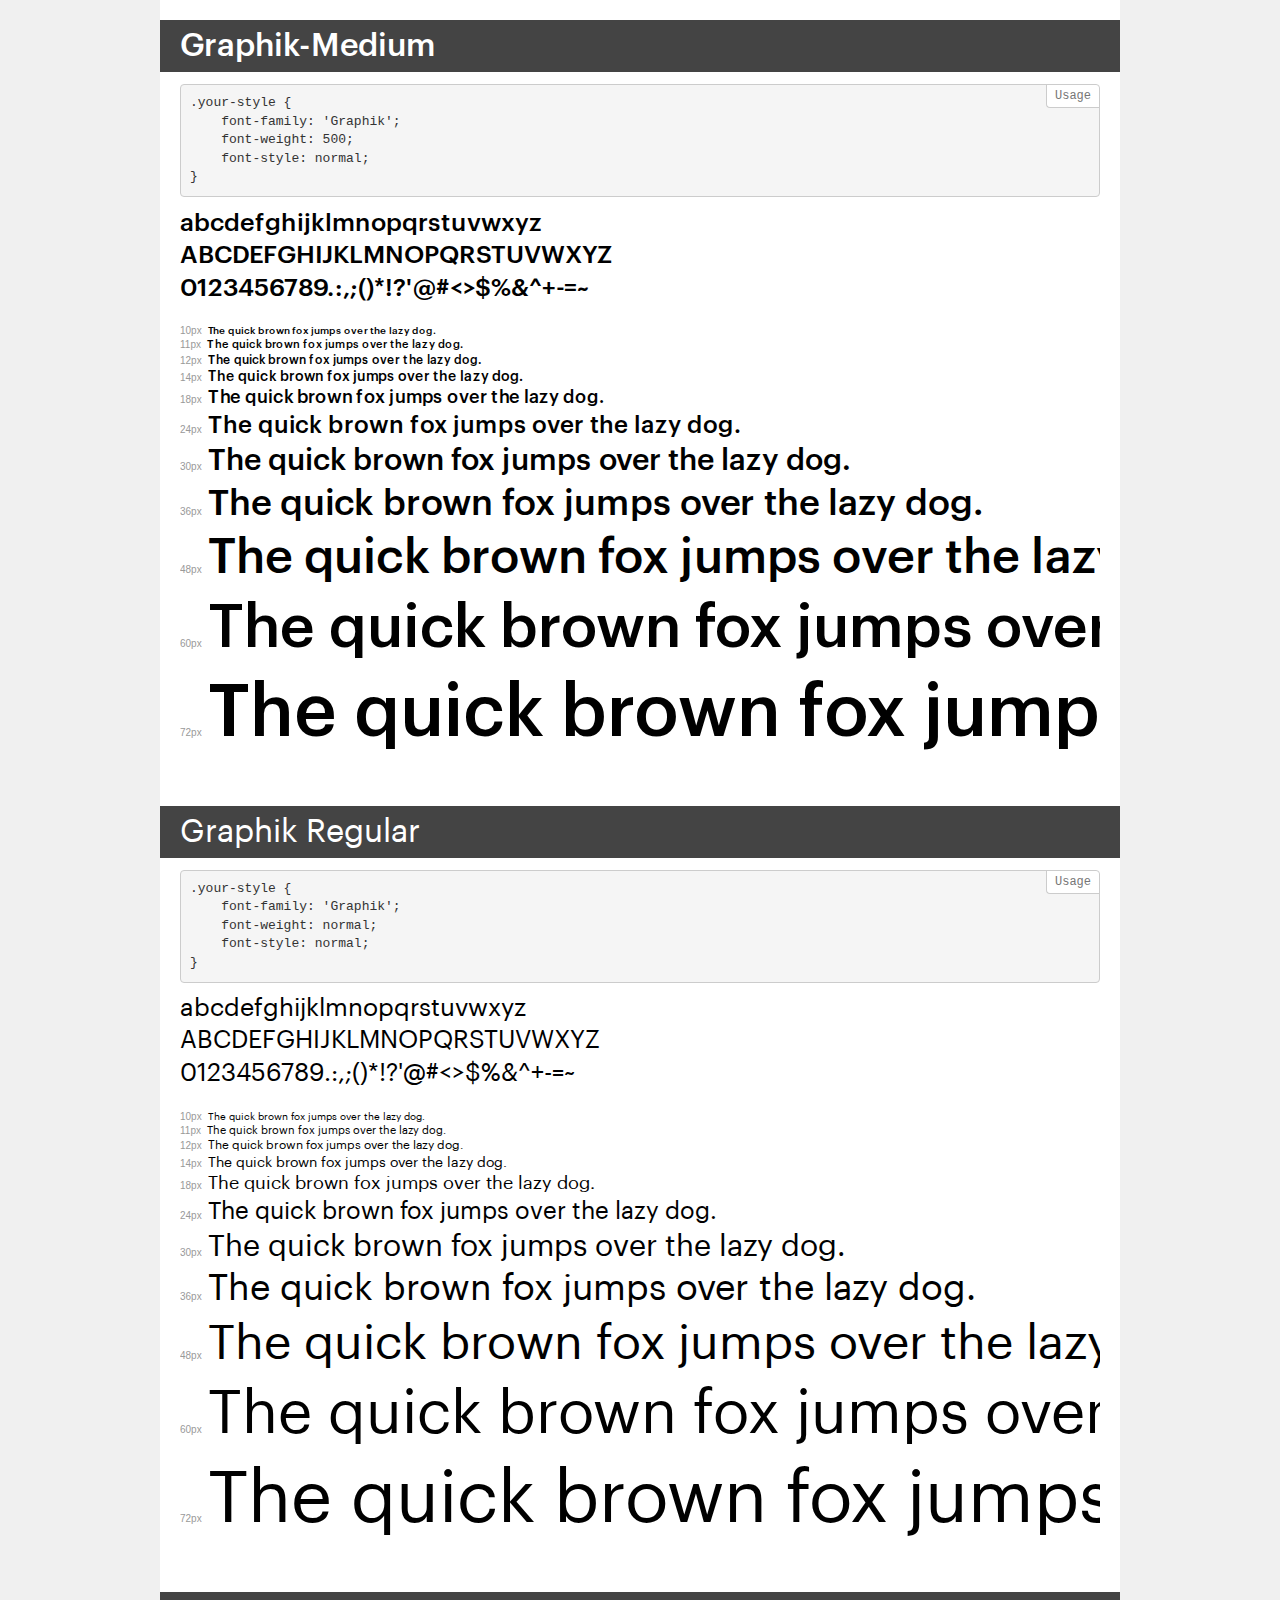
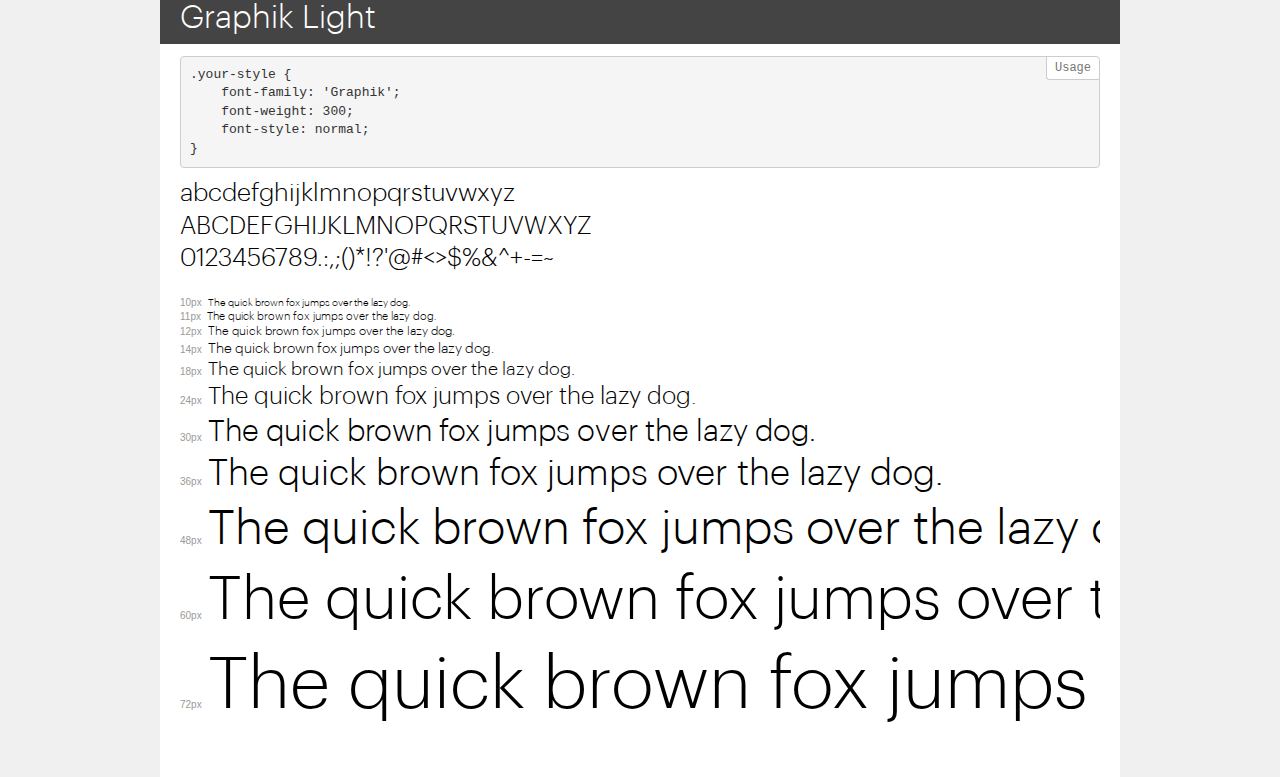
<file: demo.html>
<!DOCTYPE html>
<html lang="en">
<head>
    <meta charset="utf-8">
    <meta http-equiv="X-UA-Compatible" content="IE=edge">
    <meta name="viewport" content="width=device-width, initial-scale=1">
    <meta name="robots" content="noindex, noarchive">
    <meta name="format-detection" content="telephone=no">
    <title>Transfonter demo</title>
    <link href="stylesheet.css" rel="stylesheet">
    <style>
        /*
        http://meyerweb.com/eric/tools/css/reset/
        v2.0 | 20110126
        License: none (public domain)
        */
        html, body, div, span, applet, object, iframe,
        h1, h2, h3, h4, h5, h6, p, blockquote, pre,
        a, abbr, acronym, address, big, cite, code,
        del, dfn, em, img, ins, kbd, q, s, samp,
        small, strike, strong, sub, sup, tt, var,
        b, u, i, center,
        dl, dt, dd, ol, ul, li,
        fieldset, form, label, legend,
        table, caption, tbody, tfoot, thead, tr, th, td,
        article, aside, canvas, details, embed,
        figure, figcaption, footer, header, hgroup,
        menu, nav, output, ruby, section, summary,
        time, mark, audio, video {
            margin: 0;
            padding: 0;
            border: 0;
            font-size: 100%;
            font: inherit;
            vertical-align: baseline;
        }
        /* HTML5 display-role reset for older browsers */
        article, aside, details, figcaption, figure,
        footer, header, hgroup, menu, nav, section {
            display: block;
        }
        body {
            line-height: 1;
        }
        ol, ul {
            list-style: none;
        }
        blockquote, q {
            quotes: none;
        }
        blockquote:before, blockquote:after,
        q:before, q:after {
            content: '';
            content: none;
        }
        table {
            border-collapse: collapse;
            border-spacing: 0;
        }
        /* demo styles */
        body {
            background: #f0f0f0;
            color: #000;
        }
        .page {
            background: #fff;
            width: 920px;
            margin: 0 auto;
            padding: 20px 20px 0 20px;
            overflow: hidden;
        }
        .font-container {
            overflow-x: auto;
            overflow-y: hidden;
            margin-bottom: 40px;
            line-height: 1.3;
            white-space: nowrap;
            padding-bottom: 5px;
        }
        h1 {
            position: relative;
            background: #444;
            font-size: 32px;
            color: #fff;
            padding: 10px 20px;
            margin: 0 -20px 12px -20px;
        }
        .letters {
            font-size: 25px;
            margin-bottom: 20px;
        }
        .s10:before {
            content: '10px';
        }
        .s11:before {
            content: '11px';
        }
        .s12:before {
            content: '12px';
        }
        .s14:before {
            content: '14px';
        }
        .s18:before {
            content: '18px';
        }
        .s24:before {
            content: '24px';
        }
        .s30:before {
            content: '30px';
        }
        .s36:before {
            content: '36px';
        }
        .s48:before {
            content: '48px';
        }
        .s60:before {
            content: '60px';
        }
        .s72:before {
            content: '72px';
        }
        .s10:before, .s11:before, .s12:before, .s14:before,
        .s18:before, .s24:before, .s30:before, .s36:before,
        .s48:before, .s60:before, .s72:before {
            font-family: Arial, sans-serif;
            font-size: 10px;
            font-weight: normal;
            font-style: normal;
            color: #999;
            padding-right: 6px;
        }
        pre {
            display: block;
            position: relative;
            padding: 9px;
            margin: 0 0 10px;
            font-family: Monaco, Menlo, Consolas, "Courier New", monospace;
            font-size: 13px;
            line-height: 1.428571429;
            color: #333;
            font-weight: normal;
            font-style: normal;
            background-color: #f5f5f5;
            border: 1px solid #ccc;
            overflow-x: auto;
            border-radius: 4px;
        }
        pre:after {
            display: block;
            position: absolute;
            right: 0;
            top: 0;
            content: 'Usage';
            line-height: 1;
            padding: 5px 8px;
            font-size: 12px;
            color: #767676;
            background-color: #fff;
            border: 1px solid #ccc;
            border-right: none;
            border-top: none;
            border-radius: 0 4px 0 4px;
            z-index: 10;
        }
        /* responsive */
        @media (max-width: 959px) {
            .page {
                width: auto;
                margin: 0;
            }
        }
    </style>
</head>
<body>
<div class="page">
    <div class="demo">
        <h1 style="font-family: 'Graphik'; font-weight: 500; font-style: normal;">Graphik-Medium</h1>
        <pre>.your-style {
    font-family: 'Graphik';
    font-weight: 500;
    font-style: normal;
}</pre>
        <div class="font-container" style="font-family: 'Graphik'; font-weight: 500; font-style: normal;">
            <p class="letters">
                abcdefghijklmnopqrstuvwxyz<br>
ABCDEFGHIJKLMNOPQRSTUVWXYZ<br>
                0123456789.:,;()*!?'@#<>$%&^+-=~
            </p>
            <p class="s10" style="font-size: 10px;">The quick brown fox jumps over the lazy dog.</p>
            <p class="s11" style="font-size: 11px;">The quick brown fox jumps over the lazy dog.</p>
            <p class="s12" style="font-size: 12px;">The quick brown fox jumps over the lazy dog.</p>
            <p class="s14" style="font-size: 14px;">The quick brown fox jumps over the lazy dog.</p>
            <p class="s18" style="font-size: 18px;">The quick brown fox jumps over the lazy dog.</p>
            <p class="s24" style="font-size: 24px;">The quick brown fox jumps over the lazy dog.</p>
            <p class="s30" style="font-size: 30px;">The quick brown fox jumps over the lazy dog.</p>
            <p class="s36" style="font-size: 36px;">The quick brown fox jumps over the lazy dog.</p>
            <p class="s48" style="font-size: 48px;">The quick brown fox jumps over the lazy dog.</p>
            <p class="s60" style="font-size: 60px;">The quick brown fox jumps over the lazy dog.</p>
            <p class="s72" style="font-size: 72px;">The quick brown fox jumps over the lazy dog.</p>
        </div>
    </div>
    <div class="demo">
        <h1 style="font-family: 'Graphik'; font-weight: normal; font-style: normal;">Graphik Regular</h1>
        <pre>.your-style {
    font-family: 'Graphik';
    font-weight: normal;
    font-style: normal;
}</pre>
        <div class="font-container" style="font-family: 'Graphik'; font-weight: normal; font-style: normal;">
            <p class="letters">
                abcdefghijklmnopqrstuvwxyz<br>
ABCDEFGHIJKLMNOPQRSTUVWXYZ<br>
                0123456789.:,;()*!?'@#<>$%&^+-=~
            </p>
            <p class="s10" style="font-size: 10px;">The quick brown fox jumps over the lazy dog.</p>
            <p class="s11" style="font-size: 11px;">The quick brown fox jumps over the lazy dog.</p>
            <p class="s12" style="font-size: 12px;">The quick brown fox jumps over the lazy dog.</p>
            <p class="s14" style="font-size: 14px;">The quick brown fox jumps over the lazy dog.</p>
            <p class="s18" style="font-size: 18px;">The quick brown fox jumps over the lazy dog.</p>
            <p class="s24" style="font-size: 24px;">The quick brown fox jumps over the lazy dog.</p>
            <p class="s30" style="font-size: 30px;">The quick brown fox jumps over the lazy dog.</p>
            <p class="s36" style="font-size: 36px;">The quick brown fox jumps over the lazy dog.</p>
            <p class="s48" style="font-size: 48px;">The quick brown fox jumps over the lazy dog.</p>
            <p class="s60" style="font-size: 60px;">The quick brown fox jumps over the lazy dog.</p>
            <p class="s72" style="font-size: 72px;">The quick brown fox jumps over the lazy dog.</p>
        </div>
    </div>
    <div class="demo">
        <h1 style="font-family: 'Graphik'; font-weight: 300; font-style: normal;">Graphik Light</h1>
        <pre>.your-style {
    font-family: 'Graphik';
    font-weight: 300;
    font-style: normal;
}</pre>
        <div class="font-container" style="font-family: 'Graphik'; font-weight: 300; font-style: normal;">
            <p class="letters">
                abcdefghijklmnopqrstuvwxyz<br>
ABCDEFGHIJKLMNOPQRSTUVWXYZ<br>
                0123456789.:,;()*!?'@#<>$%&^+-=~
            </p>
            <p class="s10" style="font-size: 10px;">The quick brown fox jumps over the lazy dog.</p>
            <p class="s11" style="font-size: 11px;">The quick brown fox jumps over the lazy dog.</p>
            <p class="s12" style="font-size: 12px;">The quick brown fox jumps over the lazy dog.</p>
            <p class="s14" style="font-size: 14px;">The quick brown fox jumps over the lazy dog.</p>
            <p class="s18" style="font-size: 18px;">The quick brown fox jumps over the lazy dog.</p>
            <p class="s24" style="font-size: 24px;">The quick brown fox jumps over the lazy dog.</p>
            <p class="s30" style="font-size: 30px;">The quick brown fox jumps over the lazy dog.</p>
            <p class="s36" style="font-size: 36px;">The quick brown fox jumps over the lazy dog.</p>
            <p class="s48" style="font-size: 48px;">The quick brown fox jumps over the lazy dog.</p>
            <p class="s60" style="font-size: 60px;">The quick brown fox jumps over the lazy dog.</p>
            <p class="s72" style="font-size: 72px;">The quick brown fox jumps over the lazy dog.</p>
        </div>
    </div>
</div>
</body>
</html>
</file>
<file: stylesheet.css>
@font-face {
    font-family: 'Graphik';
    src: url('Graphik-Medium.woff2') format('woff2'),
        url('Graphik-Medium.woff') format('woff');
    font-weight: 500;
    font-style: normal;
    font-display: swap;
}

@font-face {
    font-family: 'Graphik';
    src: url('Graphik-Regular.woff2') format('woff2'),
        url('Graphik-Regular.woff') format('woff');
    font-weight: normal;
    font-style: normal;
    font-display: swap;
}

@font-face {
    font-family: 'Graphik';
    src: url('Graphik-Light.woff2') format('woff2'),
        url('Graphik-Light.woff') format('woff');
    font-weight: 300;
    font-style: normal;
    font-display: swap;
}
</file>
